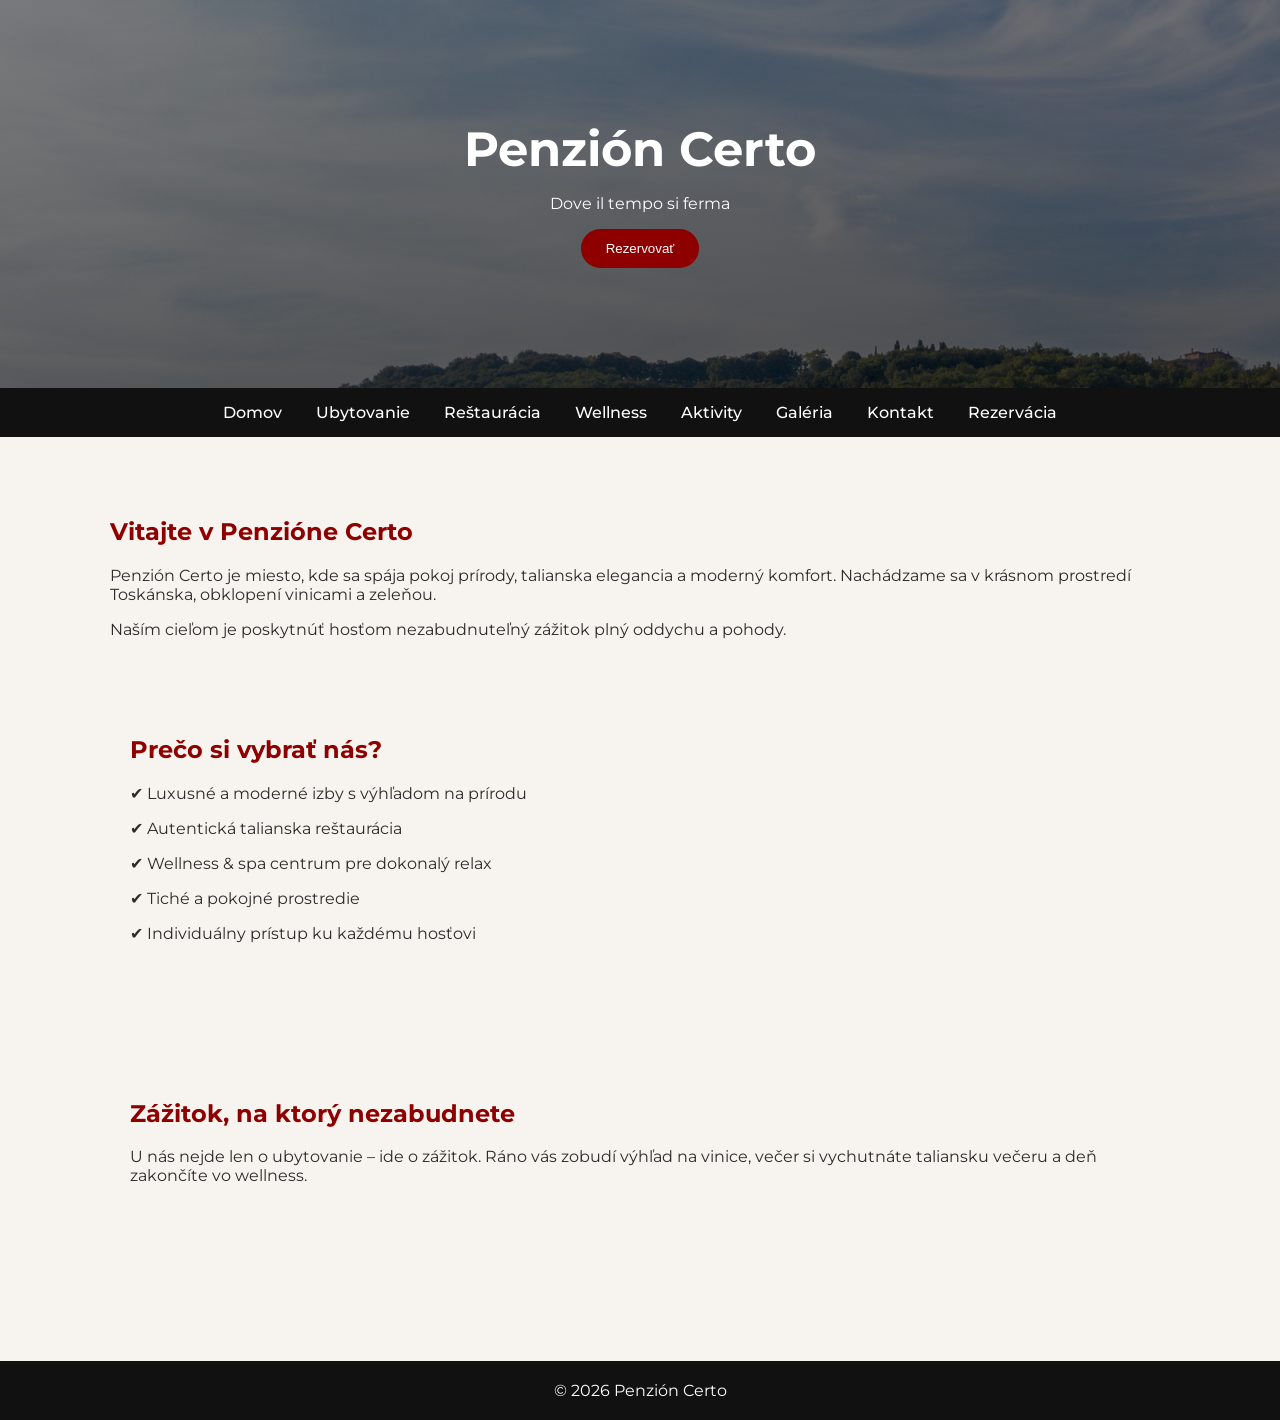
<file: index.html>
﻿<!DOCTYPE html>
<html lang="sk">
<head>
<meta charset="UTF-8">
<meta name="viewport" content="width=device-width, initial-scale=1.0">
<title>Penzión Certo</title>

<link href="https://fonts.googleapis.com/css2?family=Montserrat:wght@300;400;600&display=swap" rel="stylesheet">
<link rel="stylesheet" href="style.css">

</head>

<body class="domov">

<header>
<h1>Penzión Certo</h1>
<p>Dove il tempo si ferma</p>

<a href="booking.html" style="text-decoration:none;">
  <button>Rezervovať</button>
</a>
</header>

<nav>
<a href="index.html">Domov</a>
<a href="rooms.html">Ubytovanie</a>
<a href="restaurant.html">Reštaurácia</a>
<a href="wellness.html">Wellness</a>
<a href="programs.html">Aktivity</a>
<a href="gallery.html">Galéria</a>
<a href="contact.html">Kontakt</a>
<a href="booking.html">Rezervácia</a>
</nav>

<div class="container">

<h2>Vitajte v Penzióne Certo</h2>

<p>
Penzión Certo je miesto, kde sa spája pokoj prírody, talianska elegancia a moderný komfort.
Nachádzame sa v krásnom prostredí Toskánska, obklopení vinicami a zeleňou.
</p>

<p>
Naším cieľom je poskytnúť hosťom nezabudnuteľný zážitok plný oddychu a pohody.
</p>

<section>
<h2>Prečo si vybrať nás?</h2>

<p>✔ Luxusné a moderné izby s výhľadom na prírodu</p>
<p>✔ Autentická talianska reštaurácia</p>
<p>✔ Wellness & spa centrum pre dokonalý relax</p>
<p>✔ Tiché a pokojné prostredie</p>
<p>✔ Individuálny prístup ku každému hosťovi</p>
</section>

<section>
<h2>Zážitok, na ktorý nezabudnete</h2>

<p>
U nás nejde len o ubytovanie – ide o zážitok.
Ráno vás zobudí výhľad na vinice, večer si vychutnáte taliansku večeru a deň zakončíte vo wellness.
</p>
</section>

</div>

<footer>
© 2026 Penzión Certo
</footer>

</body>
</html>
</file>
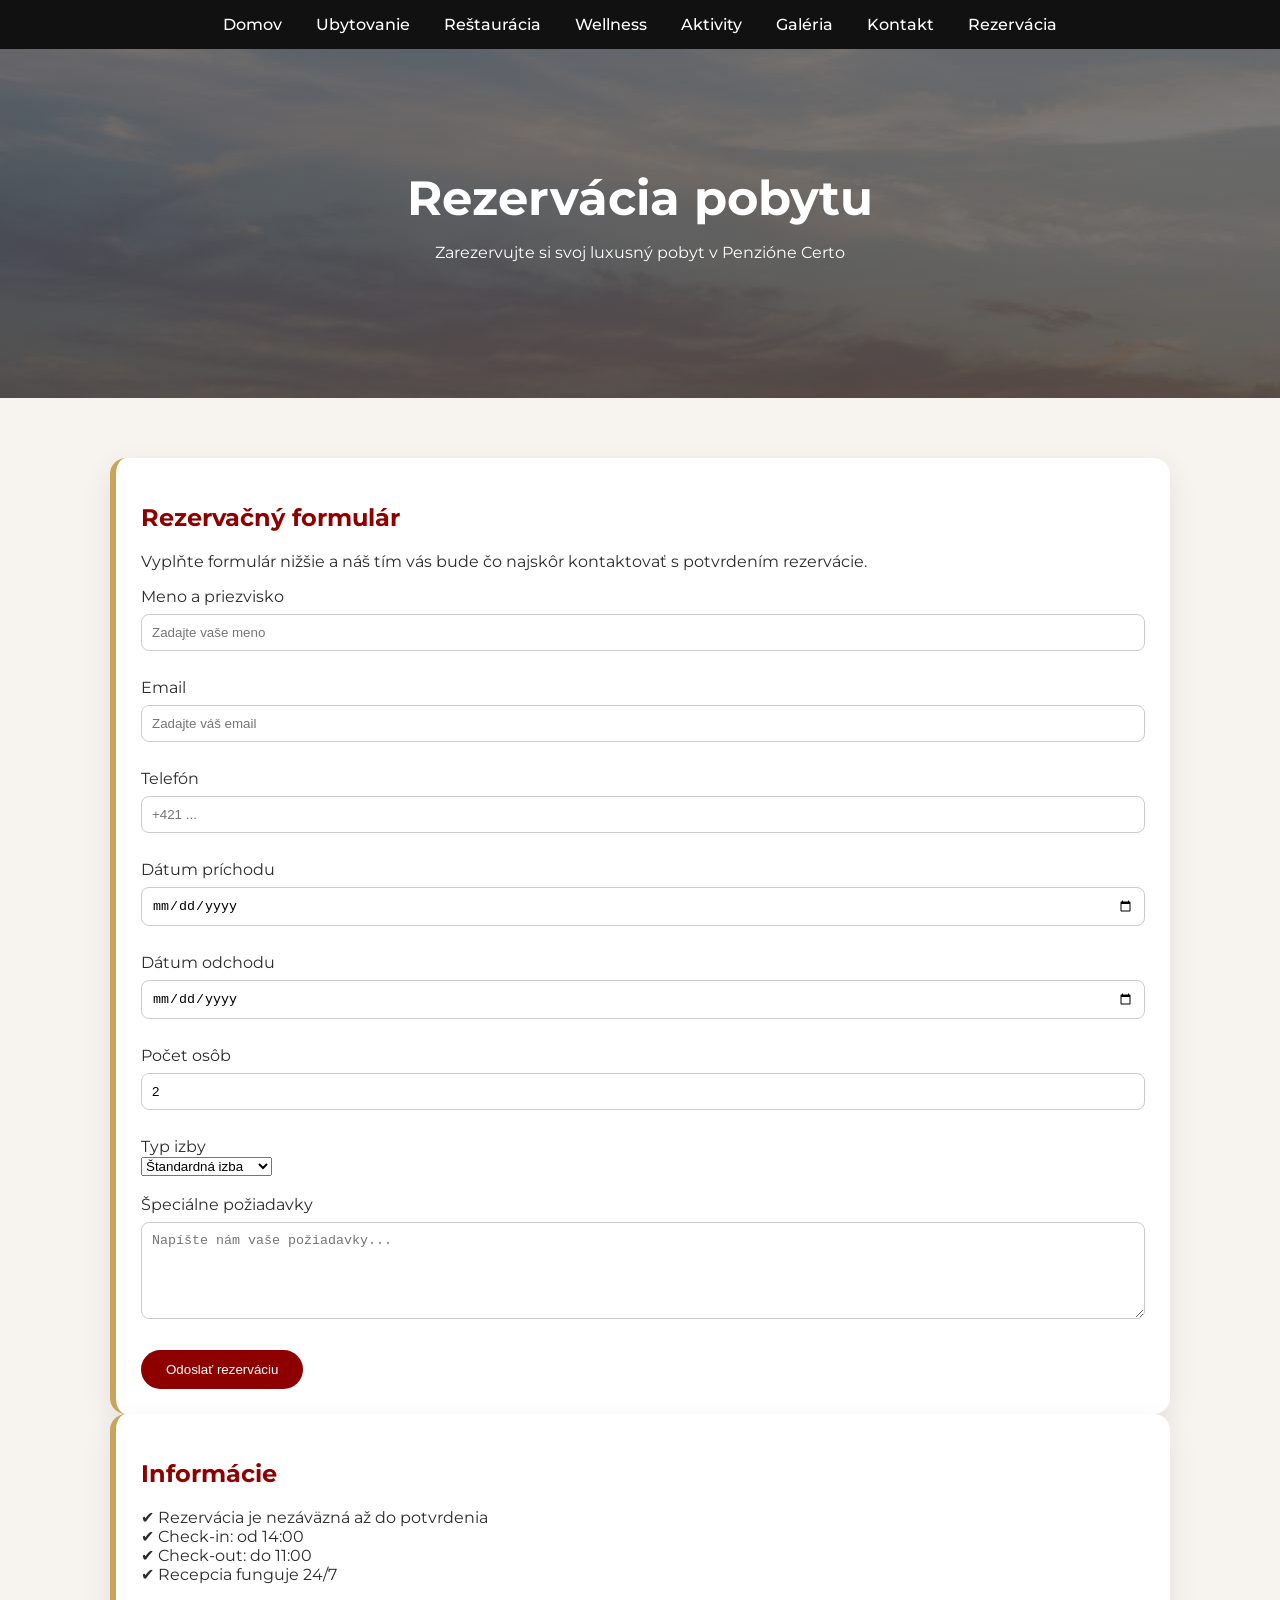
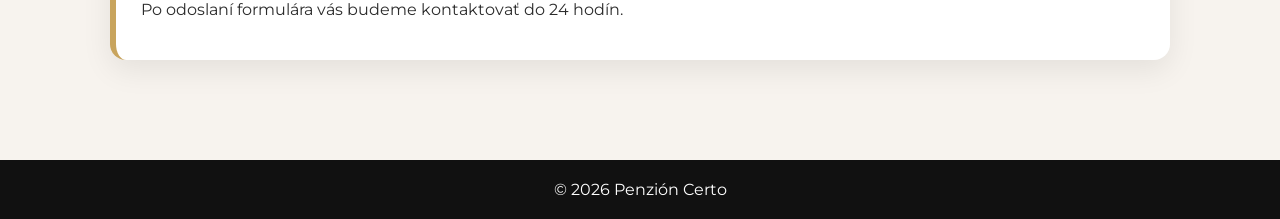
<file: booking.html>
﻿<!DOCTYPE html>
<html lang="sk">
<head>
<meta charset="UTF-8">
<meta name="viewport" content="width=device-width, initial-scale=1.0">
<title>Rezervácia - Penzión Certo</title>

<link href="https://fonts.googleapis.com/css2?family=Montserrat:wght@300;400;600&display=swap" rel="stylesheet">
<link rel="stylesheet" href="style.css">

</head>

<body class="rezervacia">

<nav>
<a href="index.html">Domov</a>
<a href="rooms.html">Ubytovanie</a>
<a href="restaurant.html">Reštaurácia</a>
<a href="wellness.html">Wellness</a>
<a href="programs.html">Aktivity</a>
<a href="gallery.html">Galéria</a>
<a href="contact.html">Kontakt</a>
<a href="booking.html">Rezervácia</a>
</nav>

<header>
<h1>Rezervácia pobytu</h1>
<p>Zarezervujte si svoj luxusný pobyt v Penzióne Certo</p>
</header>

<div class="container">

<div class="card">
<h2>Rezervačný formulár</h2>

<p>
Vyplňte formulár nižšie a náš tím vás bude čo najskôr kontaktovať s potvrdením rezervácie.
</p>

<form>

<label>Meno a priezvisko</label><br>
<input type="text" placeholder="Zadajte vaše meno"><br><br>

<label>Email</label><br>
<input type="email" placeholder="Zadajte váš email"><br><br>

<label>Telefón</label><br>
<input type="text" placeholder="+421 ..."><br><br>

<label>Dátum príchodu</label><br>
<input type="date"><br><br>

<label>Dátum odchodu</label><br>
<input type="date"><br><br>

<label>Počet osôb</label><br>
<input type="number" min="1" max="10" value="2"><br><br>

<label>Typ izby</label><br>
<select>
    <option>Štandardná izba</option>
    <option>Deluxe izba</option>
    <option>Rodinný apartmán</option>
</select>

<br><br>

<label>Špeciálne požiadavky</label><br>
<textarea rows="5" placeholder="Napíšte nám vaše požiadavky..."></textarea>

<br><br>

<button type="submit">Odoslať rezerváciu</button>

</form>

</div>

<div class="card">
<h2>Informácie</h2>

<p>
✔ Rezervácia je nezáväzná až do potvrdenia<br>
✔ Check-in: od 14:00<br>
✔ Check-out: do 11:00<br>
✔ Recepcia funguje 24/7
</p>

<p>
Po odoslaní formulára vás budeme kontaktovať do 24 hodín.
</p>

</div>

</div>

<footer>
© 2026 Penzión Certo
</footer>

</body>
</html>
</file>
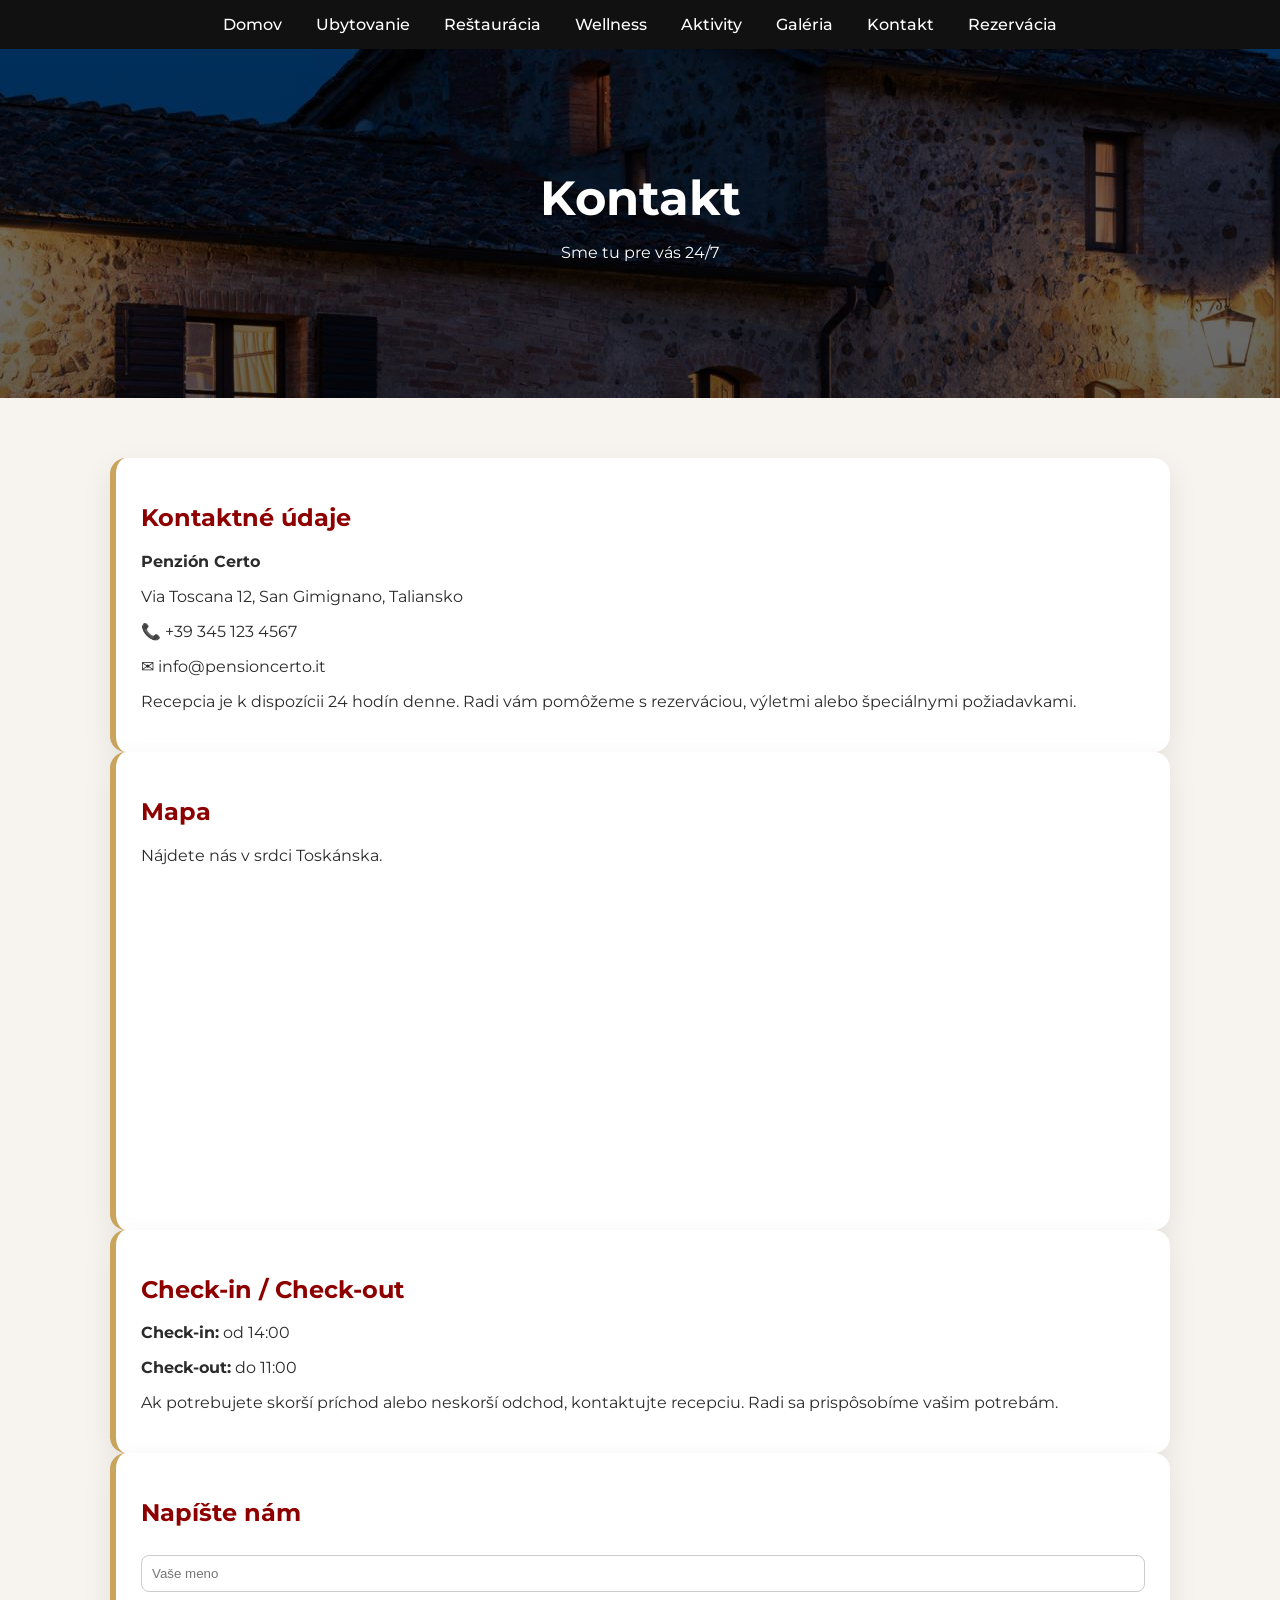
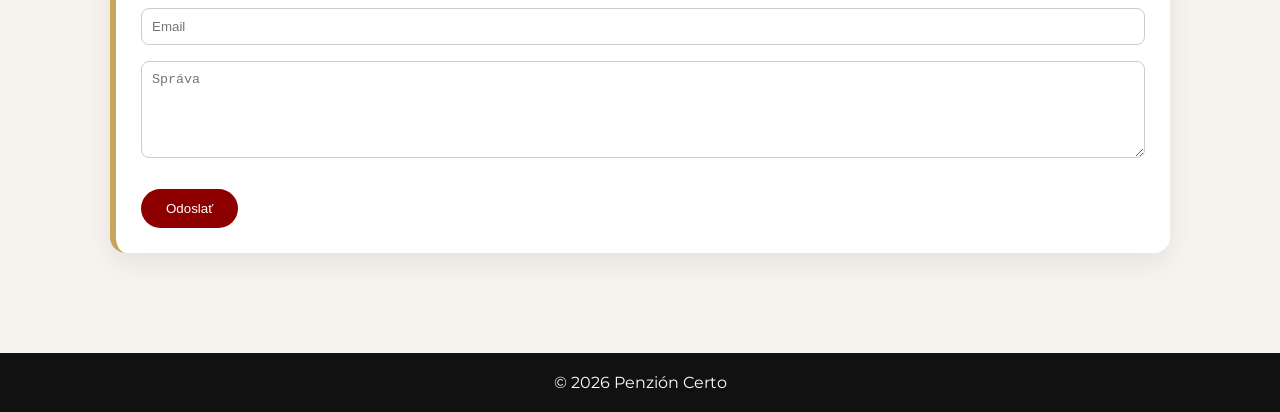
<file: contact.html>
﻿<!DOCTYPE html>
<html lang="sk">
<head>
<meta charset="UTF-8">
<meta name="viewport" content="width=device-width, initial-scale=1.0">
<title>Kontakt - Penzión Certo</title>

<link href="https://fonts.googleapis.com/css2?family=Montserrat:wght@300;400;600&display=swap" rel="stylesheet">
<link rel="stylesheet" href="style.css">

</head>

<body class="kontakt">

<nav>
<a href="index.html">Domov</a>
<a href="rooms.html">Ubytovanie</a>
<a href="restaurant.html">Reštaurácia</a>
<a href="wellness.html">Wellness</a>
<a href="programs.html">Aktivity</a>
<a href="gallery.html">Galéria</a>
<a href="contact.html">Kontakt</a>
<a href="booking.html">Rezervácia</a>
</nav>

<header>
<h1>Kontakt</h1>
<p>Sme tu pre vás 24/7</p>
</header>

<div class="container">

<div class="card">
<h2>Kontaktné údaje</h2>

<p><b>Penzión Certo</b></p>
<p>Via Toscana 12, San Gimignano, Taliansko</p>
<p>📞 +39 345 123 4567</p>
<p>✉ info@pensioncerto.it</p>

<p>
Recepcia je k dispozícii 24 hodín denne.
Radi vám pomôžeme s rezerváciou, výletmi alebo špeciálnymi požiadavkami.
</p>
</div>

<div class="card">
<h2>Mapa</h2>

<p>Nájdete nás v srdci Toskánska.</p>

<iframe 
src="https://www.google.com/maps?q=San+Gimignano+Tuscany+Italy&output=embed"
loading="lazy"
allowfullscreen>
</iframe>

</div>

<div class="card">
<h2>Check-in / Check-out</h2>

<p><b>Check-in:</b> od 14:00</p>
<p><b>Check-out:</b> do 11:00</p>

<p>
Ak potrebujete skorší príchod alebo neskorší odchod, kontaktujte recepciu.
Radi sa prispôsobíme vašim potrebám.
</p>
</div>

<div class="card">
<h2>Napíšte nám</h2>

<form>
<input type="text" placeholder="Vaše meno">
<input type="email" placeholder="Email">
<textarea rows="5" placeholder="Správa"></textarea>
<br><br>
<button type="submit">Odoslať</button>
</form>
</div>

</div>

<footer>
© 2026 Penzión Certo
</footer>

</body>
</html>
</file>
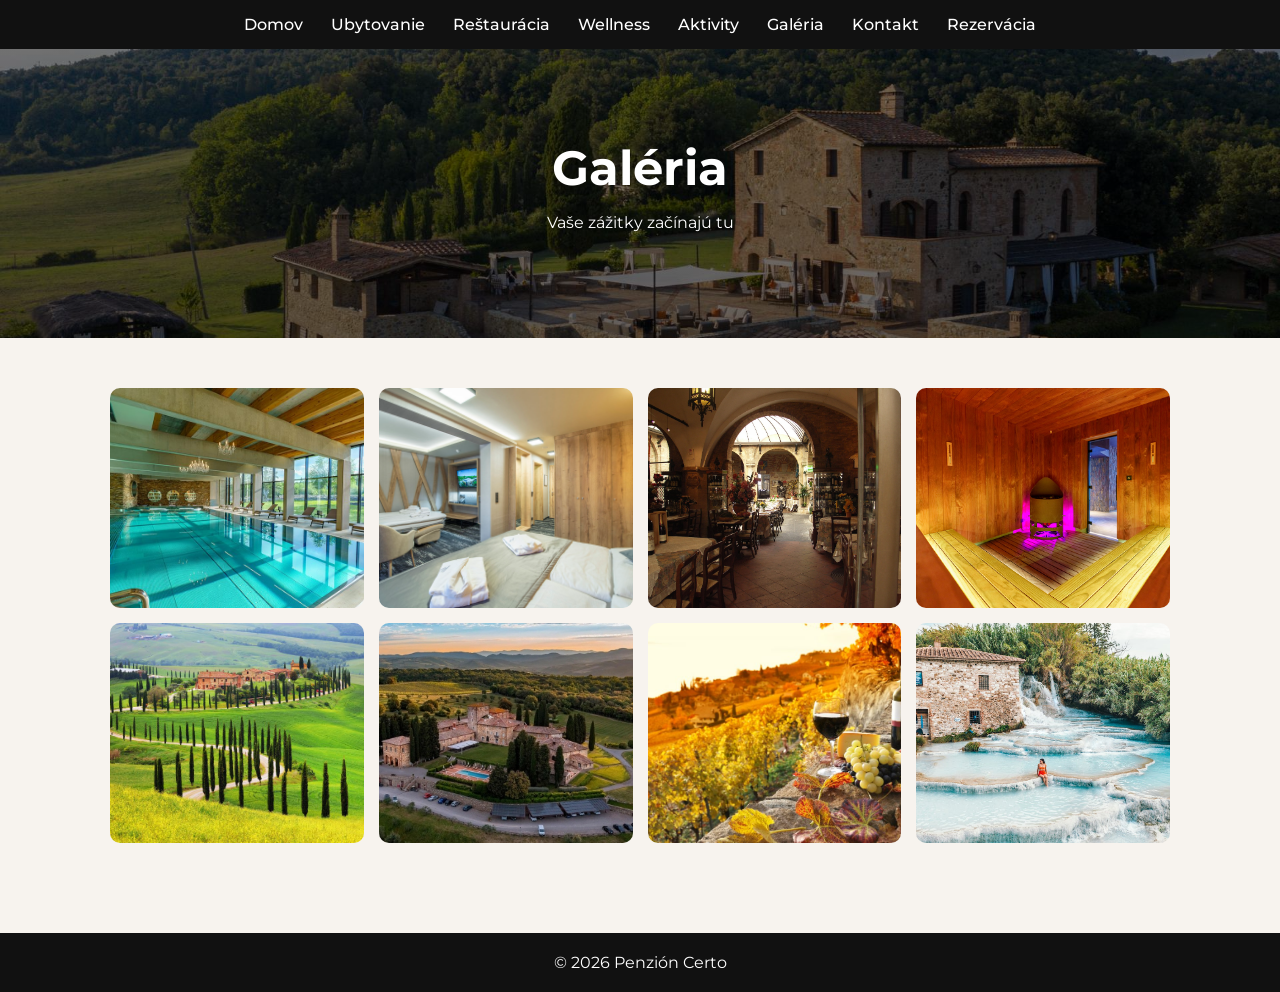
<file: gallery.html>
﻿<!DOCTYPE html>
<html lang="sk">
<head>
<meta charset="UTF-8">
<meta name="viewport" content="width=device-width, initial-scale=1.0">
<title>Galéria - Penzión Certo</title>

<link href="https://fonts.googleapis.com/css2?family=Montserrat:wght@300;400;600&display=swap" rel="stylesheet">
<head>
<meta charset="UTF-8">
<meta name="viewport" content="width=device-width, initial-scale=1.0">

<link href="https://fonts.googleapis.com/css2?family=Montserrat:wght@300;400;600&display=swap" rel="stylesheet">
<link rel="stylesheet" href="style.css">

</head>
<style>
body {
    margin: 0;
    font-family: 'Montserrat', sans-serif;
    background: #f7f3ee;
    color: #2b2b2b;
}

/* NAV */
nav {
    background: #111;
    padding: 15px;
    text-align: center;
}

nav a {
    color: white;
    margin: 0 12px;
    text-decoration: none;
}

/* HEADER */
header {
    background: #111;
    color: white;
    text-align: center;
    padding: 90px 20px;
}

/* GALLERY */
.gallery {
    display: grid;
    grid-template-columns: repeat(auto-fit, minmax(250px, 1fr));
    gap: 15px;
    max-width: 1100px;
    margin: 0 auto;
    padding: 50px 20px;
}

.gallery img {
    width: 100%;
    height: 220px;
    object-fit: cover;
    border-radius: 10px;
    cursor: pointer;
}

/* LIGHTBOX */
#lightbox {
    display: none;
    position: fixed;
    top: 0;
    left: 0;
    width: 100%;
    height: 100%;
    background: rgba(0,0,0,0.9);
    justify-content: center;
    align-items: center;
    z-index: 9999;
}

#lightbox img {
    max-width: 80%;
    max-height: 80%;
}

.nav {
    position: absolute;
    top: 50%;
    transform: translateY(-50%);
    font-size: 50px;
    color: white;
    cursor: pointer;
    user-select: none;
}

.left { left: 20px; }
.right { right: 20px; }

/* FOOTER */
footer {
    background: #111;
    color: white;
    text-align: center;
    padding: 20px;
}
</style>

</head>

<body class="galeria">

<nav>
<a href="index.html">Domov</a>
<a href="rooms.html">Ubytovanie</a>
<a href="restaurant.html">Reštaurácia</a>
<a href="wellness.html">Wellness</a>
<a href="programs.html">Aktivity</a>
<a href="gallery.html">Galéria</a>
<a href="contact.html">Kontakt</a>
<a href="booking.html">Rezervácia</a>
</nav>

<header>
<h1>Galéria</h1>
<p>Vaše zážitky začínajú tu</p>
</header>

<div class="gallery">

<img src="images/bazen.jpg" onclick="openLightbox(0)">
<img src="images/izba2.jpg" onclick="openLightbox(1)">
<img src="images/restaurant.jpg" onclick="openLightbox(2)">
<img src="images/sauna.jpg" onclick="openLightbox(3)">
<img src="images/toskansko.jpg" onclick="openLightbox(4)">
<img src="images/toskansko2.jpg" onclick="openLightbox(5)">
<img src="images/vino.jpg" onclick="openLightbox(6)">
<img src="images/wellness.jpg" onclick="openLightbox(7)">

</div>

<!-- LIGHTBOX -->
<div id="lightbox" onclick="closeLightbox()">
    <span class="nav left" onclick="event.stopPropagation(); changeImg(-1)">&#10094;</span>
    <img id="lightbox-img">
    <span class="nav right" onclick="event.stopPropagation(); changeImg(1)">&#10095;</span>
</div>

<script>
const images = [
"images/bazen.jpg",
"images/izba2.jpg",
"images/restaurant.jpg",
"images/sauna.jpg",
"images/toskansko.jpg",
"images/toskansko2.jpg",
"images/vino.jpg",
"images/wellness.jpg"
];

let current = 0;

function openLightbox(index) {
    current = index;
    document.getElementById("lightbox").style.display = "flex";
    document.getElementById("lightbox-img").src = images[current];
}

function closeLightbox() {
    document.getElementById("lightbox").style.display = "none";
}

function changeImg(step) {
    current += step;

    if (current < 0) current = images.length - 1;
    if (current >= images.length) current = 0;

    document.getElementById("lightbox-img").src = images[current];
}
</script>

<footer>
© 2026 Penzión Certo
</footer>

</body>
</html>
</file>
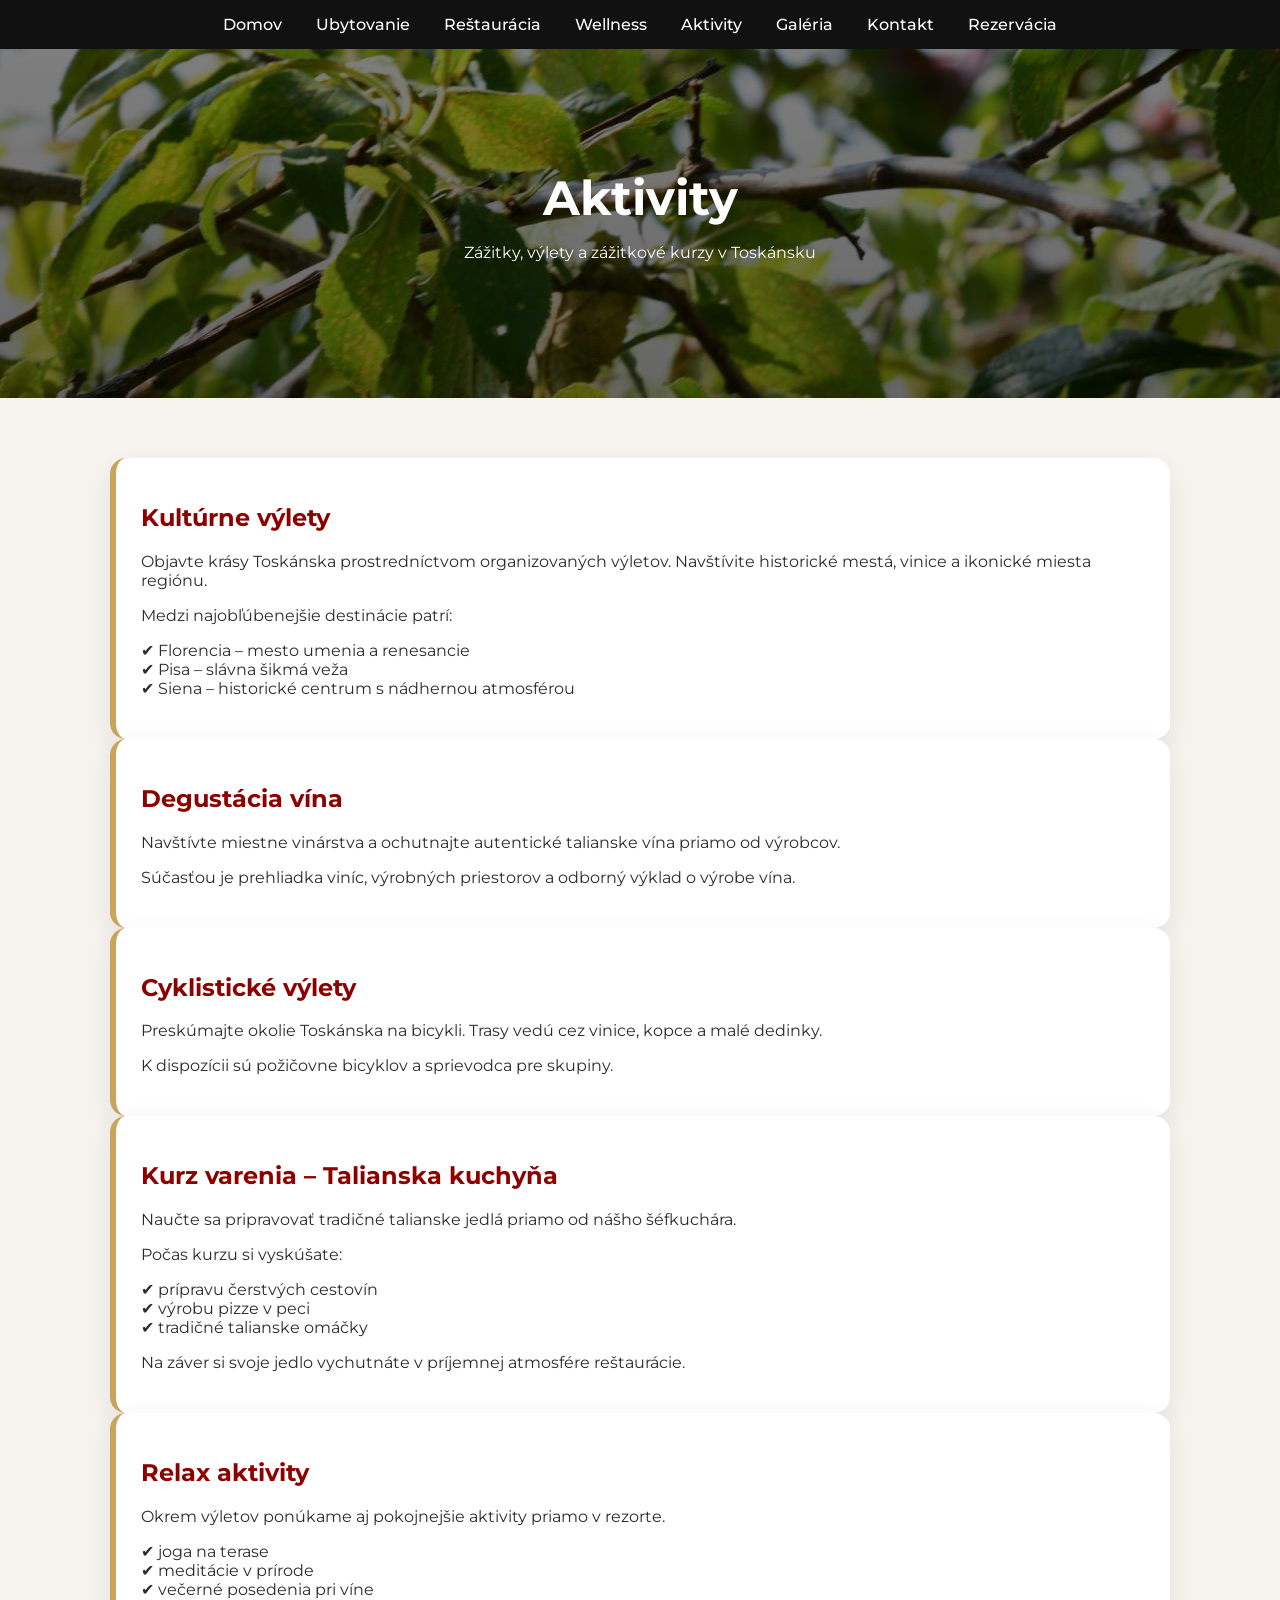
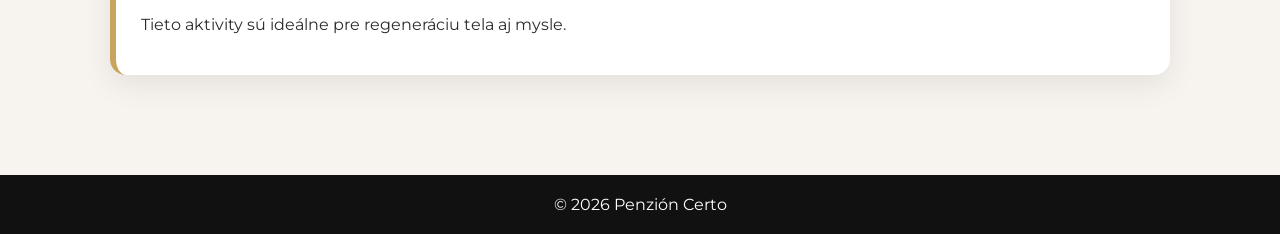
<file: programs.html>
﻿<!DOCTYPE html>
<html lang="sk">
<head>
<meta charset="UTF-8">
<meta name="viewport" content="width=device-width, initial-scale=1.0">
<title>Aktivity - Penzión Certo</title>

<link href="https://fonts.googleapis.com/css2?family=Montserrat:wght@300;400;600&display=swap" rel="stylesheet">
<link rel="stylesheet" href="style.css">

</head>

<body class="aktivity">

<nav>
<a href="index.html">Domov</a>
<a href="rooms.html">Ubytovanie</a>
<a href="restaurant.html">Reštaurácia</a>
<a href="wellness.html">Wellness</a>
<a href="programs.html">Aktivity</a>
<a href="gallery.html">Galéria</a>
<a href="contact.html">Kontakt</a>
<a href="booking.html">Rezervácia</a>
</nav>

<header>
<h1>Aktivity</h1>
<p>Zážitky, výlety a zážitkové kurzy v Toskánsku</p>
</header>

<div class="container">

<div class="card">
<h2>Kultúrne výlety</h2>
<p>
Objavte krásy Toskánska prostredníctvom organizovaných výletov.
Navštívite historické mestá, vinice a ikonické miesta regiónu.
</p>

<p>
Medzi najobľúbenejšie destinácie patrí:
</p>

<p>
✔ Florencia – mesto umenia a renesancie<br>
✔ Pisa – slávna šikmá veža<br>
✔ Siena – historické centrum s nádhernou atmosférou
</p>
</div>

<div class="card">
<h2>Degustácia vína</h2>
<p>
Navštívte miestne vinárstva a ochutnajte autentické talianske vína priamo od výrobcov.
</p>
<p>
Súčasťou je prehliadka viníc, výrobných priestorov a odborný výklad o výrobe vína.
</p>
</div>

<div class="card">
<h2>Cyklistické výlety</h2>
<p>
Preskúmajte okolie Toskánska na bicykli. Trasy vedú cez vinice, kopce a malé dedinky.
</p>
<p>
K dispozícii sú požičovne bicyklov a sprievodca pre skupiny.
</p>
</div>

<div class="card">
<h2>Kurz varenia – Talianska kuchyňa</h2>
<p>
Naučte sa pripravovať tradičné talianske jedlá priamo od nášho šéfkuchára.
</p>

<p>
Počas kurzu si vyskúšate:
</p>

<p>
✔ prípravu čerstvých cestovín<br>
✔ výrobu pizze v peci<br>
✔ tradičné talianske omáčky
</p>

<p>
Na záver si svoje jedlo vychutnáte v príjemnej atmosfére reštaurácie.
</p>
</div>

<div class="card">
<h2>Relax aktivity</h2>
<p>
Okrem výletov ponúkame aj pokojnejšie aktivity priamo v rezorte.
</p>

<p>
✔ joga na terase<br>
✔ meditácie v prírode<br>
✔ večerné posedenia pri víne
</p>

<p>
Tieto aktivity sú ideálne pre regeneráciu tela aj mysle.
</p>
</div>

</div>

<footer>
© 2026 Penzión Certo
</footer>

</body>
</html>
</file>
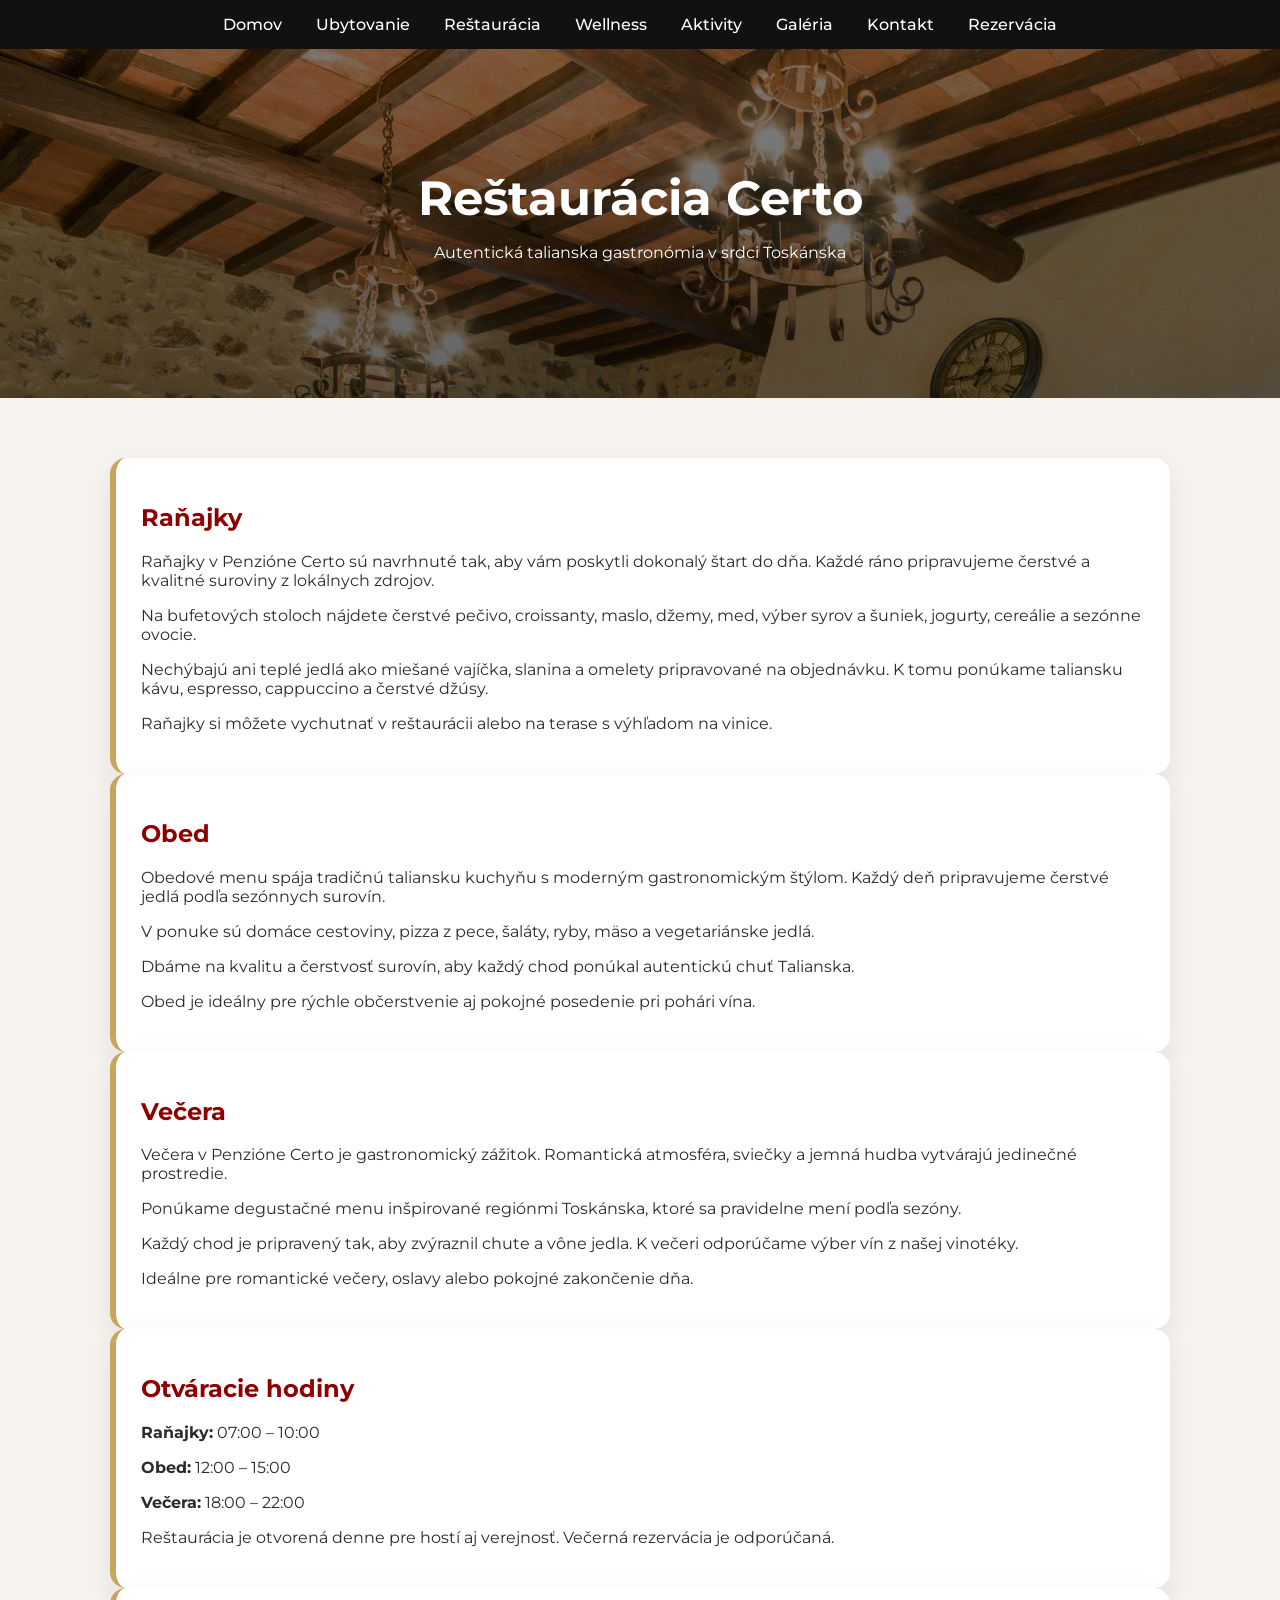
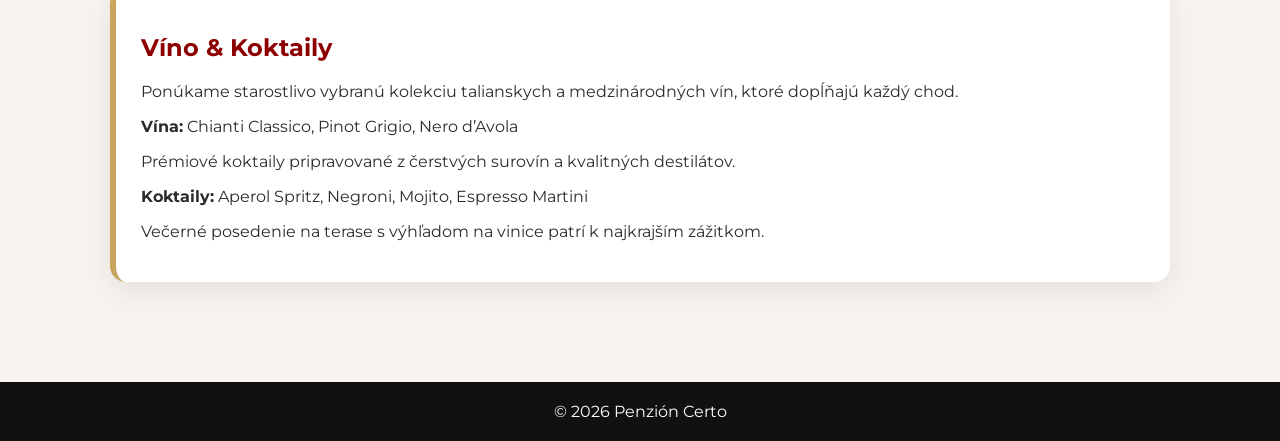
<file: restaurant.html>
﻿<!DOCTYPE html>
<html lang="sk">
<head>
<meta charset="UTF-8">
<meta name="viewport" content="width=device-width, initial-scale=1.0">
<title>Reštaurácia - Penzión Certo</title>

<link href="https://fonts.googleapis.com/css2?family=Montserrat:wght@300;400;600&display=swap" rel="stylesheet">
<link rel="stylesheet" href="style.css">

</head>

<body class="restauracia">

<nav>
<a href="index.html">Domov</a>
<a href="rooms.html">Ubytovanie</a>
<a href="restaurant.html">Reštaurácia</a>
<a href="wellness.html">Wellness</a>
<a href="programs.html">Aktivity</a>
<a href="gallery.html">Galéria</a>
<a href="contact.html">Kontakt</a>
<a href="booking.html">Rezervácia</a>
</nav>

<header>
<h1>Reštaurácia Certo</h1>
<p>Autentická talianska gastronómia v srdci Toskánska</p>
</header>

<div class="container">

<div class="card">
<h2>Raňajky</h2>

<p>
Raňajky v Penzióne Certo sú navrhnuté tak, aby vám poskytli dokonalý štart do dňa.
Každé ráno pripravujeme čerstvé a kvalitné suroviny z lokálnych zdrojov.
</p>

<p>
Na bufetových stoloch nájdete čerstvé pečivo, croissanty, maslo, džemy, med,
výber syrov a šuniek, jogurty, cereálie a sezónne ovocie.
</p>

<p>
Nechýbajú ani teplé jedlá ako miešané vajíčka, slanina a omelety pripravované na objednávku.
K tomu ponúkame taliansku kávu, espresso, cappuccino a čerstvé džúsy.
</p>

<p>
Raňajky si môžete vychutnať v reštaurácii alebo na terase s výhľadom na vinice.
</p>
</div>

<div class="card">
<h2>Obed</h2>

<p>
Obedové menu spája tradičnú taliansku kuchyňu s moderným gastronomickým štýlom.
Každý deň pripravujeme čerstvé jedlá podľa sezónnych surovín.
</p>

<p>
V ponuke sú domáce cestoviny, pizza z pece, šaláty, ryby, mäso a vegetariánske jedlá.
</p>

<p>
Dbáme na kvalitu a čerstvosť surovín, aby každý chod ponúkal autentickú chuť Talianska.
</p>

<p>
Obed je ideálny pre rýchle občerstvenie aj pokojné posedenie pri pohári vína.
</p>
</div>

<div class="card">
<h2>Večera</h2>

<p>
Večera v Penzióne Certo je gastronomický zážitok.
Romantická atmosféra, sviečky a jemná hudba vytvárajú jedinečné prostredie.
</p>

<p>
Ponúkame degustačné menu inšpirované regiónmi Toskánska,
ktoré sa pravidelne mení podľa sezóny.
</p>

<p>
Každý chod je pripravený tak, aby zvýraznil chute a vône jedla.
K večeri odporúčame výber vín z našej vinotéky.
</p>

<p>
Ideálne pre romantické večery, oslavy alebo pokojné zakončenie dňa.
</p>
</div>

<div class="card">
<h2>Otváracie hodiny</h2>

<p><b>Raňajky:</b> 07:00 – 10:00</p>
<p><b>Obed:</b> 12:00 – 15:00</p>
<p><b>Večera:</b> 18:00 – 22:00</p>

<p>
Reštaurácia je otvorená denne pre hostí aj verejnosť.
Večerná rezervácia je odporúčaná.
</p>
</div>

<div class="card">
<h2>Víno & Koktaily</h2>

<p>
Ponúkame starostlivo vybranú kolekciu talianskych a medzinárodných vín,
ktoré dopĺňajú každý chod.
</p>

<p><b>Vína:</b> Chianti Classico, Pinot Grigio, Nero d’Avola</p>

<p>
Prémiové koktaily pripravované z čerstvých surovín a kvalitných destilátov.
</p>

<p><b>Koktaily:</b> Aperol Spritz, Negroni, Mojito, Espresso Martini</p>

<p>
Večerné posedenie na terase s výhľadom na vinice patrí k najkrajším zážitkom.
</p>
</div>

</div>

<footer>
© 2026 Penzión Certo
</footer>

</body>
</html>
</file>
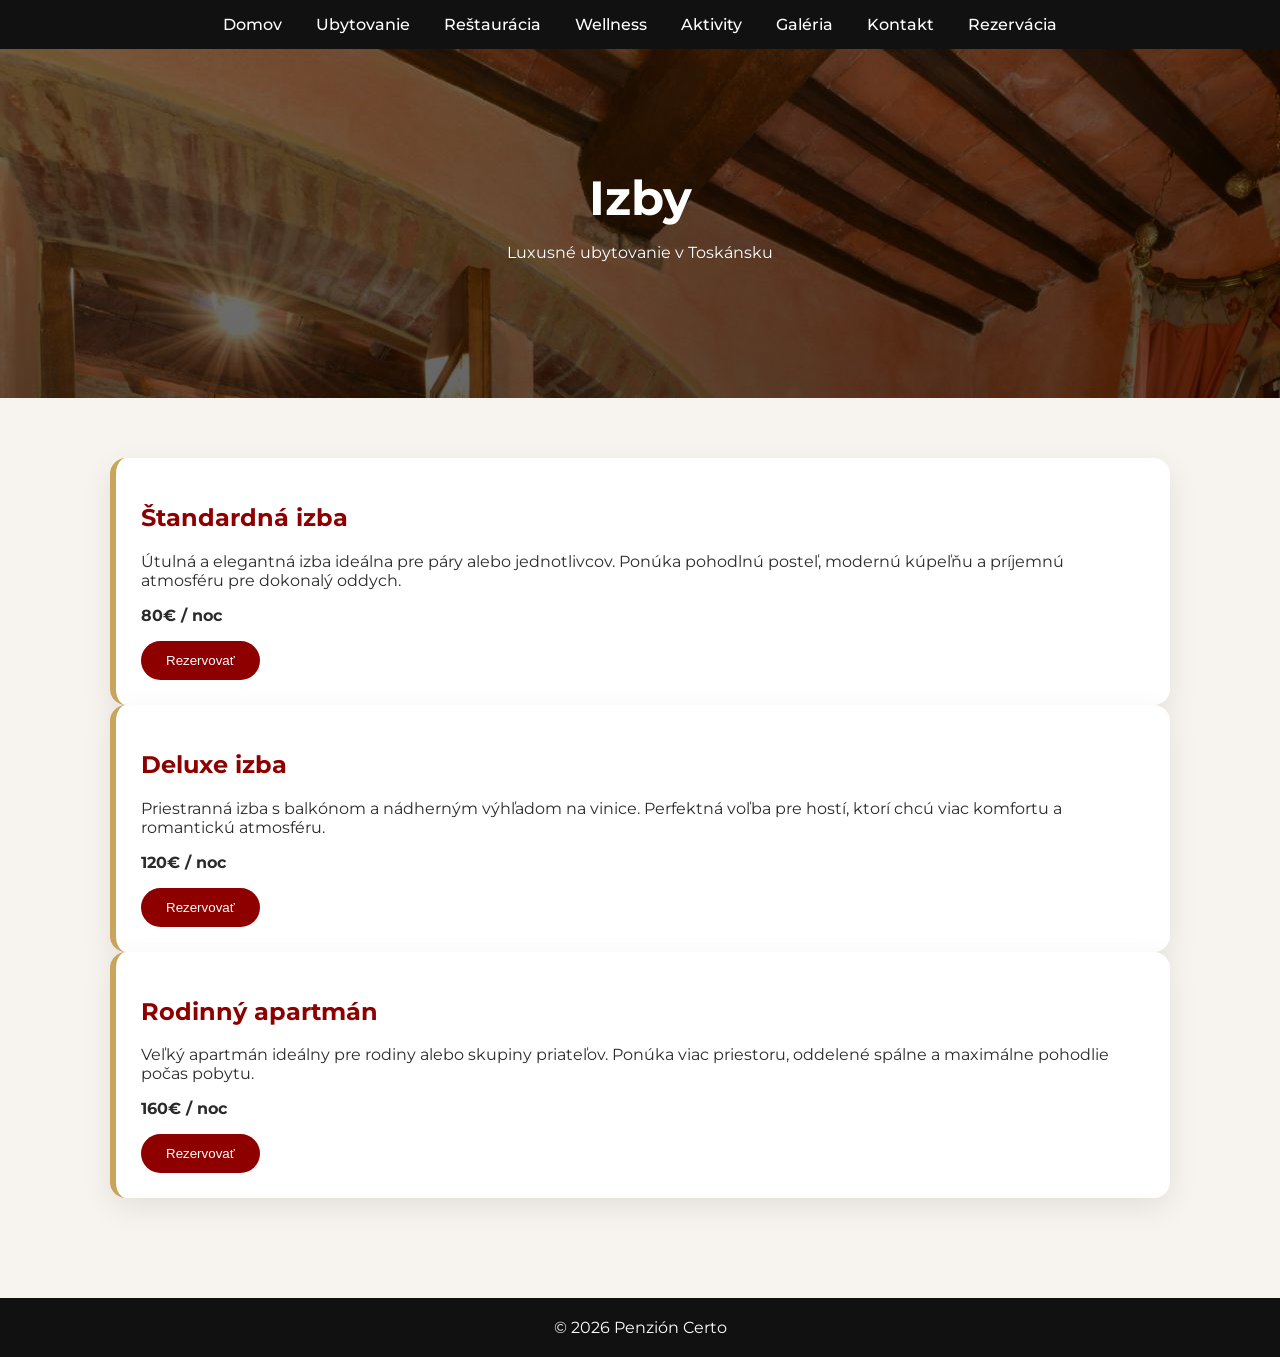
<file: rooms.html>
﻿<!DOCTYPE html>
<html lang="sk">
<head>
<meta charset="UTF-8">
<meta name="viewport" content="width=device-width, initial-scale=1.0">
<title>Izby - Penzión Certo</title>

<link href="https://fonts.googleapis.com/css2?family=Montserrat:wght@300;400;600&display=swap" rel="stylesheet">
<link rel="stylesheet" href="style.css">

</head>

<body class="ubytovanie">

<nav>
<a href="index.html">Domov</a>
<a href="rooms.html">Ubytovanie</a>
<a href="restaurant.html">Reštaurácia</a>
<a href="wellness.html">Wellness</a>
<a href="programs.html">Aktivity</a>
<a href="gallery.html">Galéria</a>
<a href="contact.html">Kontakt</a>
<a href="booking.html">Rezervácia</a>
</nav>

<header>
<h1>Izby</h1>
<p>Luxusné ubytovanie v Toskánsku</p>
</header>

<div class="container">

<div class="card">
<h2>Štandardná izba</h2>
<p>
Útulná a elegantná izba ideálna pre páry alebo jednotlivcov. 
Ponúka pohodlnú posteľ, modernú kúpeľňu a príjemnú atmosféru pre dokonalý oddych.
</p>
<p><b>80€ / noc</b></p>
<a href="booking.html"><button>Rezervovať</button></a>
</div>

<div class="card">
<h2>Deluxe izba</h2>
<p>
Priestranná izba s balkónom a nádherným výhľadom na vinice. 
Perfektná voľba pre hostí, ktorí chcú viac komfortu a romantickú atmosféru.
</p>
<p><b>120€ / noc</b></p>
<a href="booking.html"><button>Rezervovať</button></a>
</div>

<div class="card">
<h2>Rodinný apartmán</h2>
<p>
Veľký apartmán ideálny pre rodiny alebo skupiny priateľov. 
Ponúka viac priestoru, oddelené spálne a maximálne pohodlie počas pobytu.
</p>
<p><b>160€ / noc</b></p>
<a href="booking.html"><button>Rezervovať</button></a>
</div>

</div>

<footer>
© 2026 Penzión Certo
</footer>

</body>
</html>
</file>
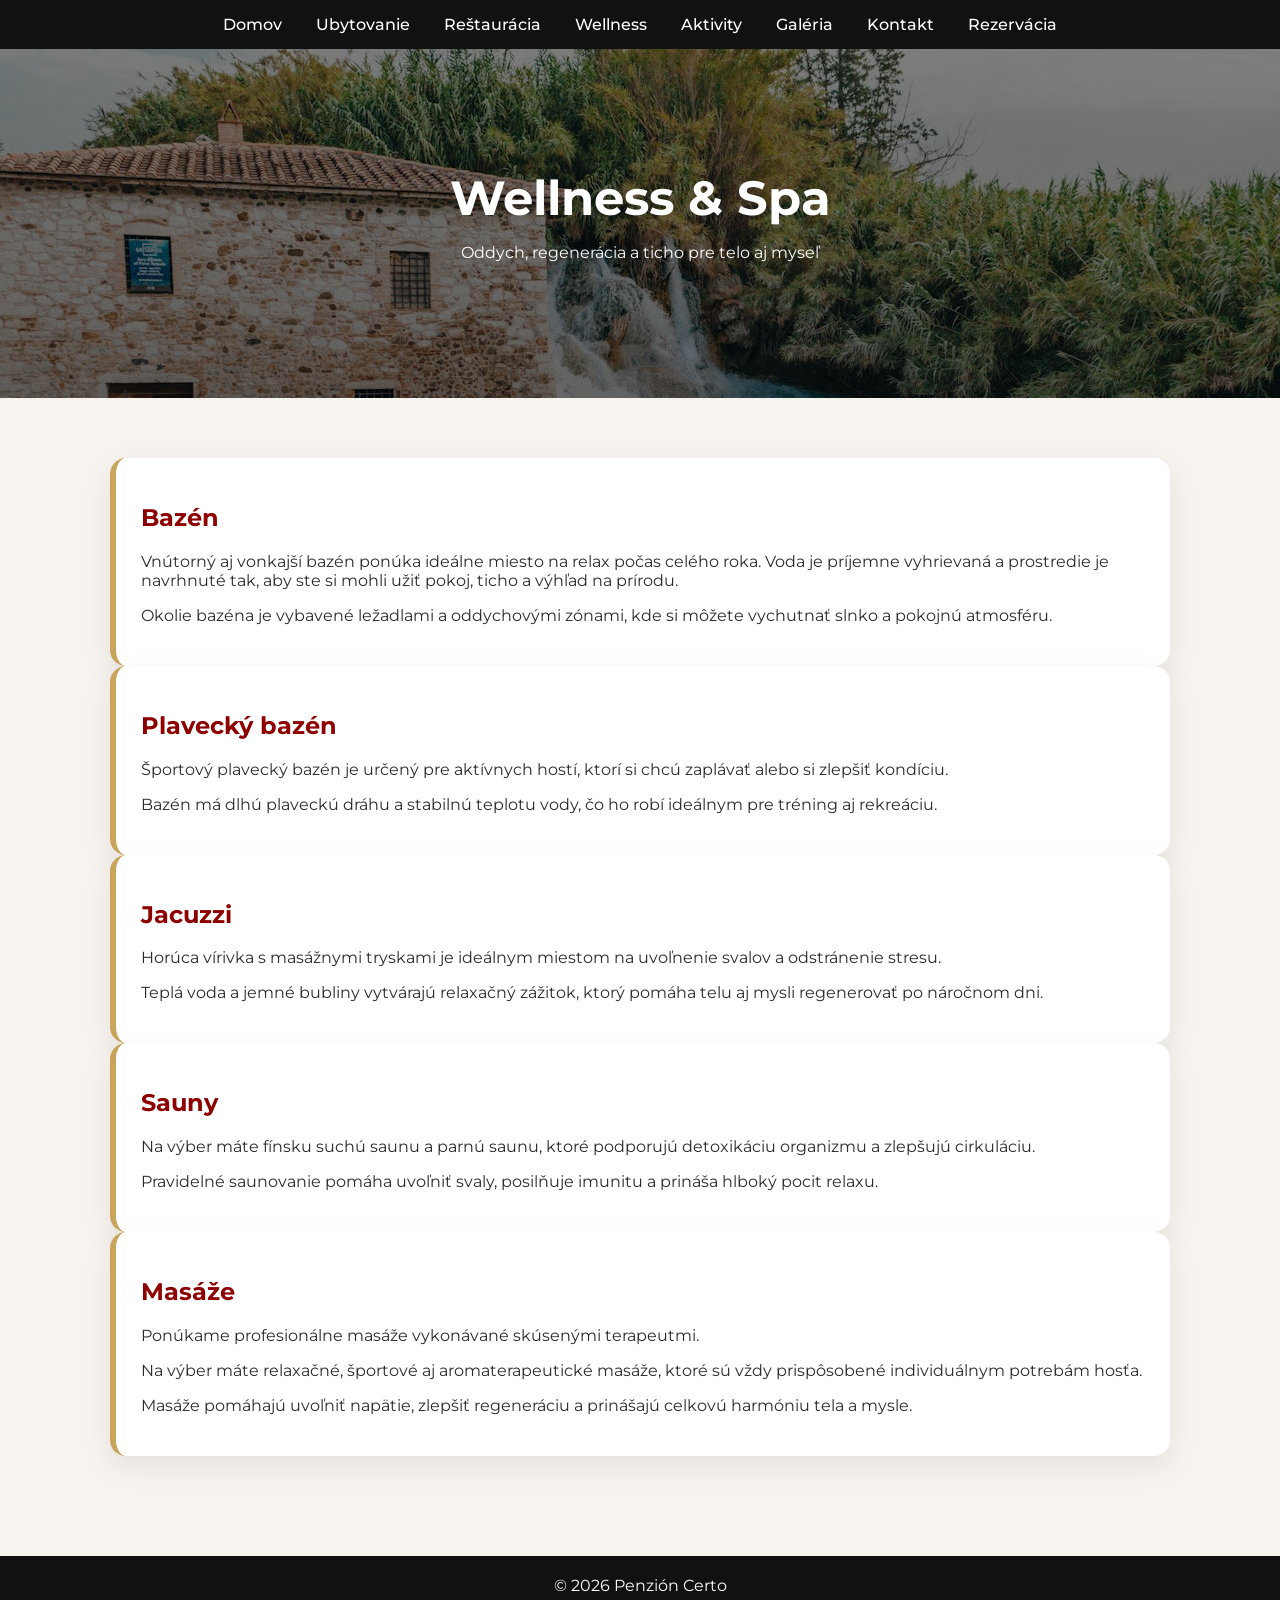
<file: wellness.html>
﻿<!DOCTYPE html>
<html lang="sk">
<head>
<meta charset="UTF-8">
<meta name="viewport" content="width=device-width, initial-scale=1.0">
<title>Wellness - Penzión Certo</title>

<link href="https://fonts.googleapis.com/css2?family=Montserrat:wght@300;400;600&display=swap" rel="stylesheet">
<link rel="stylesheet" href="style.css">

</head>

<body class="wellness">

<nav>
<a href="index.html">Domov</a>
<a href="rooms.html">Ubytovanie</a>
<a href="restaurant.html">Reštaurácia</a>
<a href="wellness.html">Wellness</a>
<a href="programs.html">Aktivity</a>
<a href="gallery.html">Galéria</a>
<a href="contact.html">Kontakt</a>
<a href="booking.html">Rezervácia</a>
</nav>

<header>
<h1>Wellness & Spa</h1>
<p>Oddych, regenerácia a ticho pre telo aj myseľ</p>
</header>

<div class="container">

<div class="card">
<h2>Bazén</h2>
<p>
Vnútorný aj vonkajší bazén ponúka ideálne miesto na relax počas celého roka. 
Voda je príjemne vyhrievaná a prostredie je navrhnuté tak, aby ste si mohli užiť pokoj, ticho a výhľad na prírodu.
</p>
<p>
Okolie bazéna je vybavené ležadlami a oddychovými zónami, kde si môžete vychutnať slnko a pokojnú atmosféru.
</p>
</div>

<div class="card">
<h2>Plavecký bazén</h2>
<p>
Športový plavecký bazén je určený pre aktívnych hostí, ktorí si chcú zaplávať alebo si zlepšiť kondíciu.
</p>
<p>
Bazén má dlhú plaveckú dráhu a stabilnú teplotu vody, čo ho robí ideálnym pre tréning aj rekreáciu.
</p>
</div>

<div class="card">
<h2>Jacuzzi</h2>
<p>
Horúca vírivka s masážnymi tryskami je ideálnym miestom na uvoľnenie svalov a odstránenie stresu.
</p>
<p>
Teplá voda a jemné bubliny vytvárajú relaxačný zážitok, ktorý pomáha telu aj mysli regenerovať po náročnom dni.
</p>
</div>

<div class="card">
<h2>Sauny</h2>
<p>
Na výber máte fínsku suchú saunu a parnú saunu, ktoré podporujú detoxikáciu organizmu a zlepšujú cirkuláciu.
</p>
<p>
Pravidelné saunovanie pomáha uvoľniť svaly, posilňuje imunitu a prináša hlboký pocit relaxu.
</p>
</div>

<div class="card">
<h2>Masáže</h2>
<p>
Ponúkame profesionálne masáže vykonávané skúsenými terapeutmi.
</p>
<p>
Na výber máte relaxačné, športové aj aromaterapeutické masáže, ktoré sú vždy prispôsobené individuálnym potrebám hosťa.
</p>
<p>
Masáže pomáhajú uvoľniť napätie, zlepšiť regeneráciu a prinášajú celkovú harmóniu tela a mysle.
</p>
</div>

</div>

<footer>
© 2026 Penzión Certo
</footer>

</body>
</html>
</file>
<file: style.css>
﻿:root {
    --primary: #8e0000;
    --dark: #111;
    --bg: #f7f3ee;
    --card: #ffffff;
    --text: #2b2b2b;
    --gold: #c8a45d;
}

/* RESET */
* {
    box-sizing: border-box;
}

body {
    margin: 0;
    font-family: 'Montserrat', sans-serif;
    background: var(--bg);
    color: var(--text);
    scroll-behavior: smooth;
}

/* NAV */
nav {
    background: var(--dark);
    padding: 15px;
    text-align: center;
    position: sticky;
    top: 0;
    z-index: 1000;
}

nav a {
    color: white;
    margin: 0 15px;
    text-decoration: none;
    transition: 0.3s;
    font-weight: 500;
}

nav a:hover {
    color: var(--gold);
}

/* HEADER */
header {
    background-size: cover;
    background-position: center;
    color: white;
    text-align: center;
    padding: 120px 20px;
}

/* FŐOLDAL */
body.domov header {
    background: linear-gradient(rgba(0,0,0,0.5), rgba(0,0,0,0.6)),
    url('images/villa.jpg');
}

/* SZOBÁK */
body.ubytovanie header {
    background: linear-gradient(rgba(0,0,0,0.5), rgba(0,0,0,0.6)),
    url('images/room.jpg');
}

/* ÉTTEREM */
body.restauracia header {
    background: linear-gradient(rgba(0,0,0,0.5), rgba(0,0,0,0.6)),
    url('images/resti.jpg');
}

/* WELLNESS */
body.wellness header {
    background: linear-gradient(rgba(0,0,0,0.5), rgba(0,0,0,0.6)),
    url('images/wellness.jpg');
}
/* AKTIVITY */
body.aktivity header {
    background: linear-gradient(rgba(0,0,0,0.5), rgba(0,0,0,0.6)),
    url('images/aktivity.jpg');
}

body.galeria header {
    background: linear-gradient(rgba(0,0,0,0.5), rgba(0,0,0,0.6)),
    url('images/galeria.jpg');
    background-size: cover;
    background-position: center;
}

/* KONTAKT */
body.kontakt header {
    background: linear-gradient(rgba(0,0,0,0.5), rgba(0,0,0,0.6)),
    url('images/kontakt.jpg');
}

/* REZERVACIA */
body.rezervacia header {
    background: linear-gradient(rgba(0,0,0,0.5), rgba(0,0,0,0.6)),
    url('images/rezervacia.jpg');

}

header h1 {
    font-size: 3rem;
    margin-bottom: 10px;
}

/* LAYOUT */
.container, section {
    max-width: 1100px;
    margin: 0 auto;
    padding: 60px 20px;
}

/* GRID */
.grid {
    display: grid;
    grid-template-columns: repeat(auto-fit, minmax(250px, 1fr));
    gap: 20px;
}

/* CARDS */
.card {
    background: var(--card);
    padding: 25px;
    border-radius: 16px;
    box-shadow: 0 10px 30px rgba(0,0,0,0.08);
    border-left: 6px solid var(--gold);
    transition: 0.3s;
}

.card:hover {
    transform: translateY(-5px);
}

.card img {
    width: 100%;
    border-radius: 12px;
    margin-bottom: 15px;
}

/* GALLERY */
.gallery {
    display: grid;
    grid-template-columns: repeat(auto-fit, minmax(250px, 1fr));
    gap: 15px;
    max-width: 1100px;
    margin: 0 auto;
    padding: 50px 20px;
}

.gallery img {
    width: 100%;
    height: 220px;
    object-fit: cover;
    display: block;
    border-radius: 10px;

    position: static !important;
    float: none !important;
}

/* TEXT */
h1 {
    margin: 0;
}

h2 {
    color: var(--primary);
}

/* BUTTON */
button {
    background: var(--primary);
    color: white;
    padding: 12px 25px;
    border: none;
    border-radius: 25px;
    cursor: pointer;
    transition: 0.3s;
}

button:hover {
    background: var(--gold);
    color: black;
}

/* FORM */
input, textarea {
    width: 100%;
    padding: 10px;
    margin: 8px 0;
    border-radius: 8px;
    border: 1px solid #ccc;
}

/* MAP */
iframe {
    width: 100%;
    height: 300px;
    border-radius: 10px;
    border: none;
    margin-top: 20px;
}

/* FOOTER */
footer {
    background: var(--dark);
    color: white;
    text-align: center;
    padding: 20px;
    margin-top: 40px;
}

/* MOBILE */
@media (max-width: 600px) {
    header h1 {
        font-size: 2rem;
    }

    nav a {
        display: block;
        margin: 10px 0;
    }
.gallery {
    display: grid;
    grid-template-columns: repeat(3, 1fr);
    gap: 15px;
    max-width: 1100px;
    margin: 0 auto;
}

.gallery img {
    width: 100%;
    height: 220px;
    object-fit: cover;
    display: block;

}
header {
    background-size: cover;
    background-position: center;
    color: white;
    text-align: center;
    padding: 120px 20px;
}

/* DOMOV */
body.domov header {
    background: linear-gradient(rgba(0,0,0,0.5), rgba(0,0,0,0.6)),
    url('images/villa.jpg');
}

/* UBYTOVANIE */
body.ubytovanie header {
    background: linear-gradient(rgba(0,0,0,0.5), rgba(0,0,0,0.6)),
    url('images/room.jpg');
}

/* RESTAURACIA */
body.restauracia header {
    background: linear-gradient(rgba(0,0,0,0.5), rgba(0,0,0,0.6)),
    url('images/resti.jpg');
}

/* WELLNESS */
body.wellness header {
    background: linear-gradient(rgba(0,0,0,0.5), rgba(0,0,0,0.6)),
    url('images/wellness.jpg');
}

/* AKTIVITY */
body.aktivity header {
    background: linear-gradient(rgba(0,0,0,0.5), rgba(0,0,0,0.6)),
    url('images/aktivity.jpg');
}
body.galeria header {
    background: linear-gradient(rgba(0,0,0,0.5), rgba(0,0,0,0.6)),
    url('images/galeria.jpg');
    background-size: cover;
    background-position: center;
}

/* KONTAKT */
body.kontakt header {
    background: linear-gradient(rgba(0,0,0,0.5), rgba(0,0,0,0.6)),
    url('images/kontakt.jpg');
}

/* REZERVACIA */
body.rezervacia header {
    background: linear-gradient(rgba(0,0,0,0.5), rgba(0,0,0,0.6)),
    url('images/rezervacia.jpg');
}
</file>
